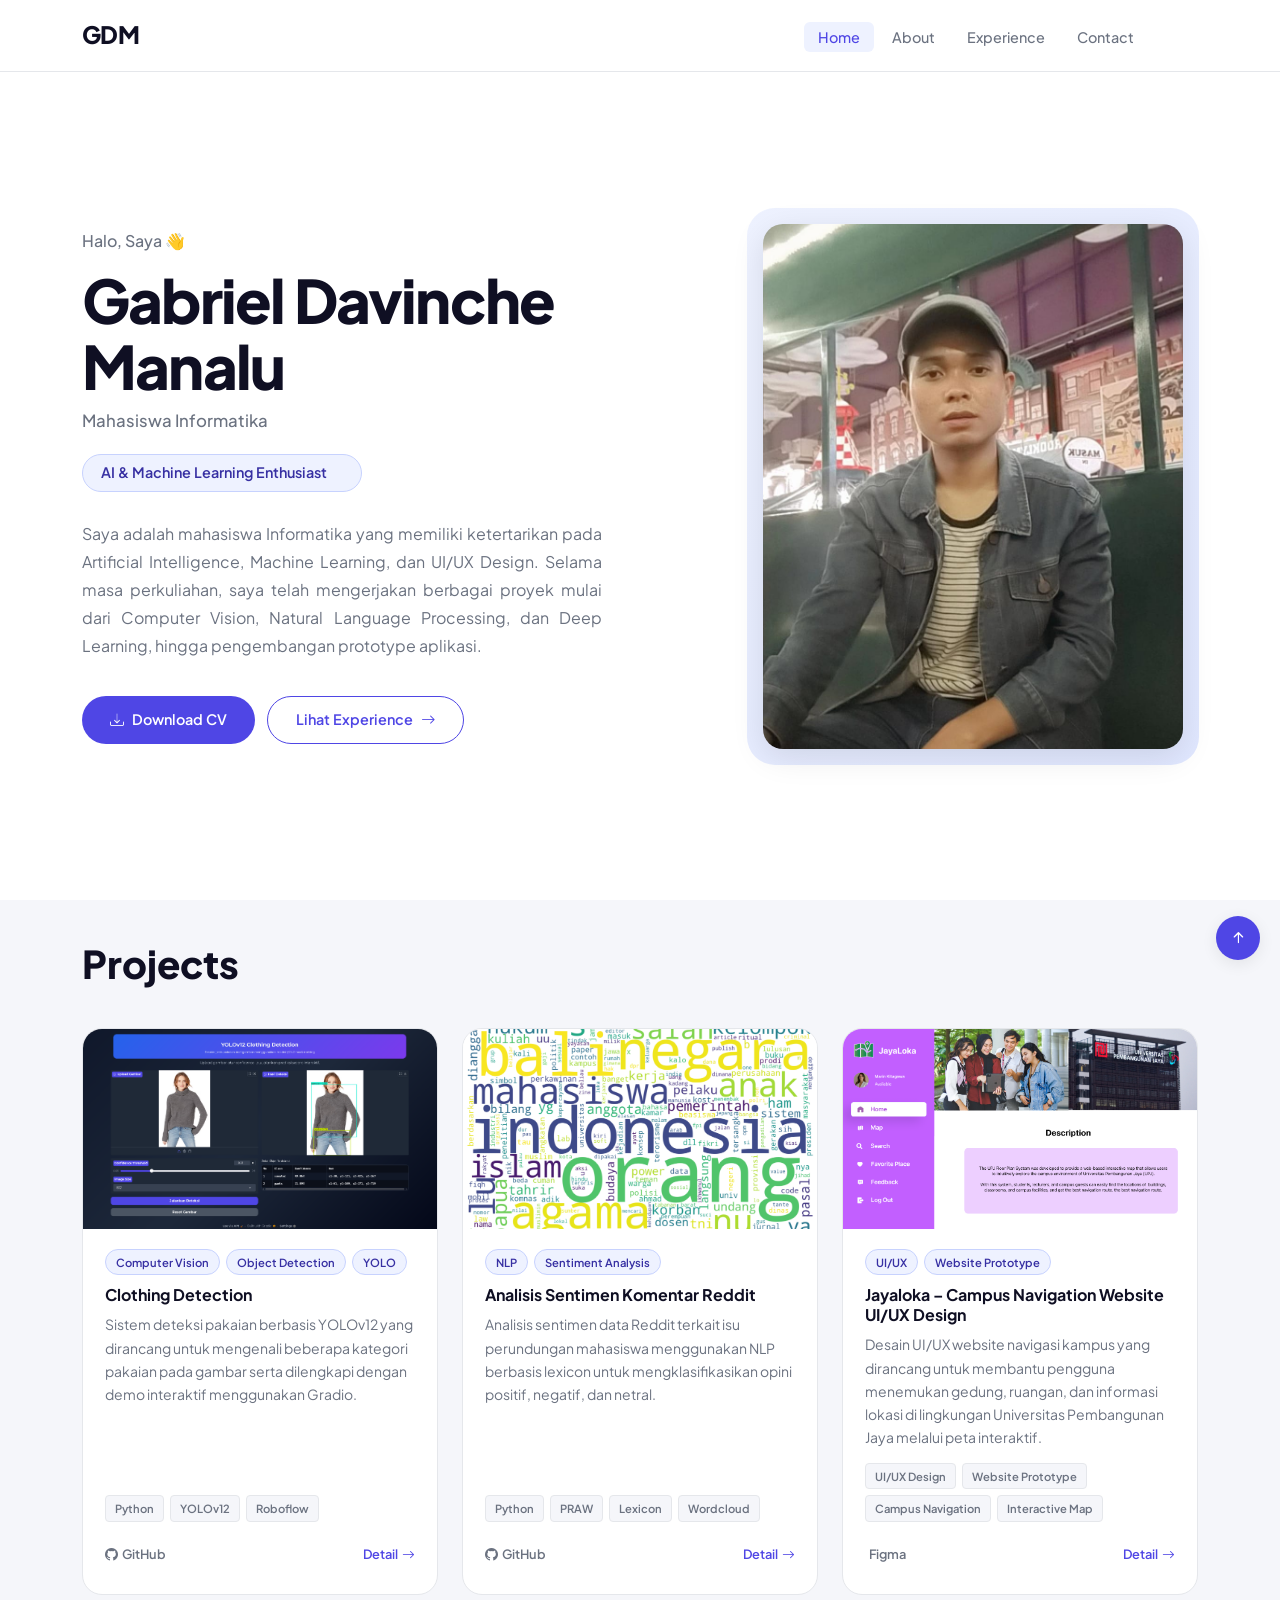
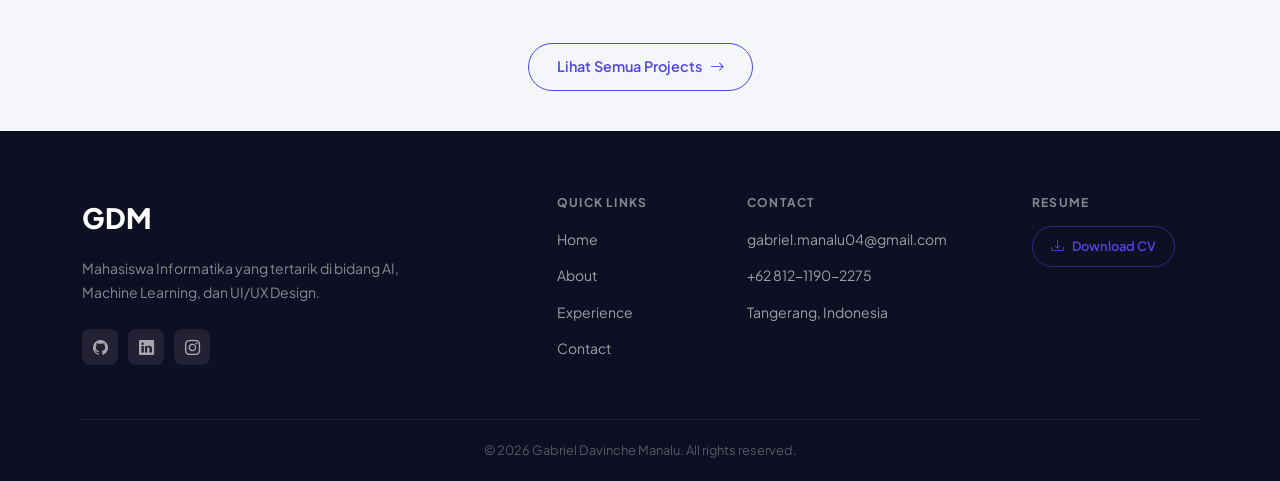
<file: index.html>
<!DOCTYPE html>
<html lang="en">

  <head>
    <meta charset="utf-8">
    <meta name="viewport" content="width=device-width, initial-scale=1.0">
    <title>Portofolio - Gabriel Davinche Manalu</title>
    <meta name="description"
      content="Portfolio Gabriel Davinche Manalu — Mahasiswa Informatika, AI/ML Engineer, dan UI/UX Designer.">
    <meta name="keywords"
      content="Gabriel Davinche Manalu, portfolio, AI engineer, machine learning, informatika">

    <!-- Favicons -->
    <link href="assets/img/favicon.svg" rel="icon">
    <link href="assets/img/apple-touch-icon.svg" rel="apple-touch-icon">

    <!-- Google Fonts: Plus Jakarta Sans -->
    <link href="https://fonts.googleapis.com" rel="preconnect">
    <link href="https://fonts.gstatic.com" rel="preconnect" crossorigin>
    <link
      href="https://fonts.googleapis.com/css2?family=Plus+Jakarta+Sans:ital,wght@0,300;0,400;0,500;0,600;0,700;0,800;1,400&display=swap"
      rel="stylesheet">

    <!-- Bootstrap 5 -->
    <link href="assets/vendor/bootstrap/css/bootstrap.min.css" rel="stylesheet">
    <!-- Bootstrap Icons -->
    <link href="assets/vendor/bootstrap-icons/bootstrap-icons.css"
      rel="stylesheet">
    <!-- AOS -->
    <link href="assets/vendor/aos/aos.css" rel="stylesheet">

    <!-- Main CSS -->
    <link href="assets/css/main.css" rel="stylesheet">
  </head>

  <body class="index-page">

    <!-- ======= Navbar ======= -->
    <header id="header" class="site-header sticky-top">
      <div class="container d-flex align-items-center justify-content-between">

        <!-- Logo / Name -->
        <a href="index.html" class="logo-link">
          <span class="logo-text">GDM</span>
        </a>

        <!-- Desktop Nav -->
        <nav id="navmenu" class="navmenu">
          <ul>
            <li><a href="index.html" class="active">Home</a></li>
            <li><a href="about.html">About</a></li>
            <li><a href="experience.html">Experience</a></li>
            <li><a href="contact.html">Contact</a></li>
          </ul>
          <!-- Mobile toggle -->
          <i class="mobile-nav-toggle d-xl-none bi bi-list"></i>
        </nav>
      </div>
    </header>
    <!-- /Navbar -->

    <main>

      <!-- ======= Hero Section ======= -->
      <section id="hero" class="hero-section">
        <div class="container">
          <div class="row align-items-center min-vh-hero">

            <!-- Left: Text -->
            <div class="col-lg-6 col-md-12 hero-text" data-aos="fade-right"
              data-aos-duration="700">
              <p class="hero-greeting">Halo, Saya 👋</p>
              <h1 class="hero-name">Gabriel Davinche Manalu</h1>
              <p class="hero-title">Mahasiswa Informatika</p>

              <!-- Role rotator -->
              <div class="hero-role-wrapper" aria-live="polite">
                <span class="hero-role" id="heroRole">AI &amp; Machine Learning
                  Enthusiast</span>
              </div>

              <p style="text-align: justify;" class="hero-desc">
                Saya adalah mahasiswa Informatika yang memiliki ketertarikan
                pada Artificial Intelligence, Machine Learning, dan UI/UX
                Design.
                Selama masa perkuliahan, saya telah mengerjakan berbagai proyek
                mulai dari Computer Vision, Natural Language Processing, dan
                Deep Learning,
                hingga pengembangan prototype aplikasi.
              </p>

              <div class="hero-actions">
                <a href="/assets/cv/cv.pdf"
                  download="Gabriel_Davinche_Manalu_CV.pdf"
                  class="btn-primary-custom">
                  <i class="bi bi-download me-2"></i>Download CV
                </a>
                <a href="experience.html" class="btn-outline-custom">
                  Lihat Experience <i class="bi bi-arrow-right ms-2"></i>
                </a>
              </div>
            </div>

            <!-- Right: Photo -->
            <div
              class="col-lg-5 offset-lg-1 col-md-8 offset-md-2 col-10 offset-1 mt-5 mt-lg-0"
              data-aos="fade-left" data-aos-duration="700" data-aos-delay="100">
              <div class="hero-photo-wrapper">
                <div class="hero-photo-bg"></div>
                <img src="assets/img/fotoProfile.jpeg"
                  alt="Gabriel Davinche Manalu" class="hero-photo img-fluid">
              </div>
            </div>

          </div>
        </div>
      </section>
      <!-- /Hero Section -->

      <!-- ======= Featured Projects ======= -->
      <section id="featured-projects"
        class="projects-section section-pad bg-subtle">
        <div class="container">
          <div class="section-header" data-aos="fade-up">
            <h2 class="section-heading">Projects</h2>
          </div>

          <div class="row g-4 mt-1">

            <!-- Project Card 1 -->
            <div class="col-lg-4 col-md-6" data-aos="fade-up"
              data-aos-delay="0">
              <div class="project-card">
                <div class="project-thumb">
                  <img src="assets/img/clothingDetection.png"
                    alt="Clothing Detection">
                </div>
                <div class="project-body">
                  <div class="project-tags">
                    <span class="tag">Computer Vision</span>
                    <span class="tag">Object Detection</span>
                    <span class="tag">YOLO</span>
                  </div>
                  <h3 class="project-title">Clothing Detection</h3>
                  <p class="project-desc">
                    Sistem deteksi pakaian berbasis YOLOv12 yang dirancang untuk
                    mengenali beberapa kategori pakaian pada gambar serta
                    dilengkapi dengan demo interaktif menggunakan Gradio.
                  </p>
                  <div class="project-stack">
                    <span>Python</span><span>YOLOv12</span><span>Roboflow</span>
                  </div>
                  <div class="project-links">
                    <a
                      href="https://github.com/Gabrdvm/clothing-detection-yolov12.git"
                      class="project-link"><i
                        class="bi bi-github me-1"></i>GitHub</a>
                    <a href="experience.html?project=1"
                      class="project-link project-link--detail">Detail <i
                        class="bi bi-arrow-right ms-1"></i></a>
                  </div>
                </div>
              </div>
            </div>

            <!-- Project Card 2 -->
            <div class="col-lg-4 col-md-6" data-aos="fade-up"
              data-aos-delay="100">
              <div class="project-card">
                <div class="project-thumb">
                  <img src="assets/img/sentimenAnalisis.png"
                    alt="Sentiment Analysis">
                </div>
                <div class="project-body">
                  <div class="project-tags">
                    <span class="tag">NLP</span>
                    <span class="tag">Sentiment Analysis</span>
                  </div>
                  <h3 class="project-title"> Analisis Sentimen Komentar
                    Reddit</h3>
                  <p class="project-desc">
                    Analisis sentimen data Reddit terkait isu perundungan
                    mahasiswa menggunakan NLP berbasis lexicon untuk
                    mengklasifikasikan opini positif, negatif, dan netral.
                  </p>
                  <div class="project-stack">
                    <span>Python</span><span>PRAW</span><span>Lexicon</span><span>Wordcloud</span>
                  </div>
                  <div class="project-links">
                    <a
                      href="https://github.com/Gabrdvm/sentiment-analysis-reddit.git"
                      class="project-link"><i
                        class="bi bi-github me-1"></i>GitHub</a>
                    <a href="experience.html?project=2"
                      class="project-link project-link--detail">Detail <i
                        class="bi bi-arrow-right ms-1"></i></a>
                  </div>
                </div>
              </div>
            </div>

            <!-- Project Card 3 -->
            <div class="col-lg-4 col-md-6" data-aos="fade-up"
              data-aos-delay="200">
              <div class="project-card">
                <div class="project-thumb">
                  <img src="assets/img/jayaloka.png" alt="Jayaloka Prototype">
                </div>
                <div class="project-body">
                  <div class="project-tags">
                    <span class="tag">UI/UX</span>
                    <span class="tag">Website Prototype</span>
                  </div>
                  <h3 class="project-title">Jayaloka – Campus Navigation Website
                    UI/UX Design</h3>
                  <p class="project-desc">
                    Desain UI/UX website navigasi kampus yang dirancang untuk
                    membantu pengguna menemukan gedung, ruangan, dan informasi
                    lokasi di lingkungan Universitas Pembangunan Jaya melalui
                    peta interaktif.
                  </p>
                  <div class="project-stack">
                    <span>UI/UX Design</span>
                    <span>Website Prototype</span>
                    <span>Campus Navigation</span>
                    <span>Interactive Map</span>
                  </div>
                  <div class="project-links">
                    <a href="https://www.figma.com/design/2g7IMvDzSSBn9PG29DP2u8/JAYALOKA?node-id=0-1&t=fpWzN4JOfNG69B8I-1" class="project-link"><i
                        class="bi bi-figma me-1"></i>Figma</a>
                    <a href="experience.html?project=6"
                      class="project-link project-link--detail">Detail <i
                        class="bi bi-arrow-right ms-1"></i></a>
                  </div>
                </div>
              </div>
            </div>

          </div>

          <div class="text-center mt-5" data-aos="fade-up">
            <a href="experience.html" class="btn-outline-custom">
              Lihat Semua Projects <i class="bi bi-arrow-right ms-2"></i>
            </a>
          </div>
        </div>
      </section>
      <!-- /Featured Projects -->

    </main>

    <!-- ======= Footer ======= -->
    <footer id="footer" class="site-footer">
      <div class="container">
        <div class="row gy-5">
          <!-- Brand col -->
          <div class="col-lg-4">
            <a href="index.html" class="footer-logo">GDM</a>
            <p class="footer-desc">
              Mahasiswa Informatika yang tertarik di bidang AI, Machine
              Learning, dan UI/UX Design.
            </p>
            <div class="footer-social">
              <a href="https://github.com/Gabrdvm" target="_blank"
                rel="noopener" aria-label="GitHub"><i
                  class="bi bi-github"></i></a>
              <a href="https://www.linkedin.com/in/gabriel-davinche-manalu/"
                target="_blank" rel="noopener" aria-label="LinkedIn"><i
                  class="bi bi-linkedin"></i></a>
              <a href="https://www.instagram.com/gabyour1/" target="_blank"
                rel="noopener" aria-label="Instagram"><i
                  class="bi bi-instagram"></i></a>
            </div>
          </div>

          <!-- Quick Links -->
          <div class="col-6 col-lg-2 offset-lg-1">
            <h6 class="footer-heading">Quick Links</h6>
            <ul class="footer-links">
              <li><a href="index.html">Home</a></li>
              <li><a href="about.html">About</a></li>
              <li><a href="experience.html">Experience</a></li>
              <li><a href="contact.html">Contact</a></li>
            </ul>
          </div>

          <!-- Contact -->
          <div class="col-6 col-lg-3">
            <h6 class="footer-heading">Contact</h6>
            <ul class="footer-links">
              <li><a
                  href="mailto:gabriel.manalu04@gmail.com">gabriel.manalu04@gmail.com</a></li>
              <li><a href="tel:+62812345678">+62 812-1190-2275</a></li>
              <li><span>Tangerang, Indonesia</span></li>
            </ul>
          </div>

          <!-- CV -->
          <div class="col-lg-2">
            <h6 class="footer-heading">Resume</h6>
            <a href="/assets/cv/cv.pdf"
              download="Gabriel_Davinche_Manalu_CV.pdf" class="btn-cv-footer">
              <i class="bi bi-download me-2"></i>Download CV
            </a>
          </div>

        </div>

        <div class="footer-bottom">
          <p>© 2026 Gabriel Davinche Manalu. All rights reserved.</p>
        </div>

      </div>
    </footer>
    <!-- /Footer -->

    <!-- Scroll Top -->
    <a href="#" id="scroll-top" class="scroll-top" aria-label="Scroll to top">
      <i class="bi bi-arrow-up-short"></i>
    </a>

    <!-- Preloader -->
    <div id="preloader"></div>

    <!-- Vendor JS -->
    <script src="assets/vendor/bootstrap/js/bootstrap.bundle.min.js"></script>
    <script src="assets/vendor/aos/aos.js"></script>

    <!-- Main JS -->
    <script src="assets/js/main.js"></script>

  </body>
</html>
</file>
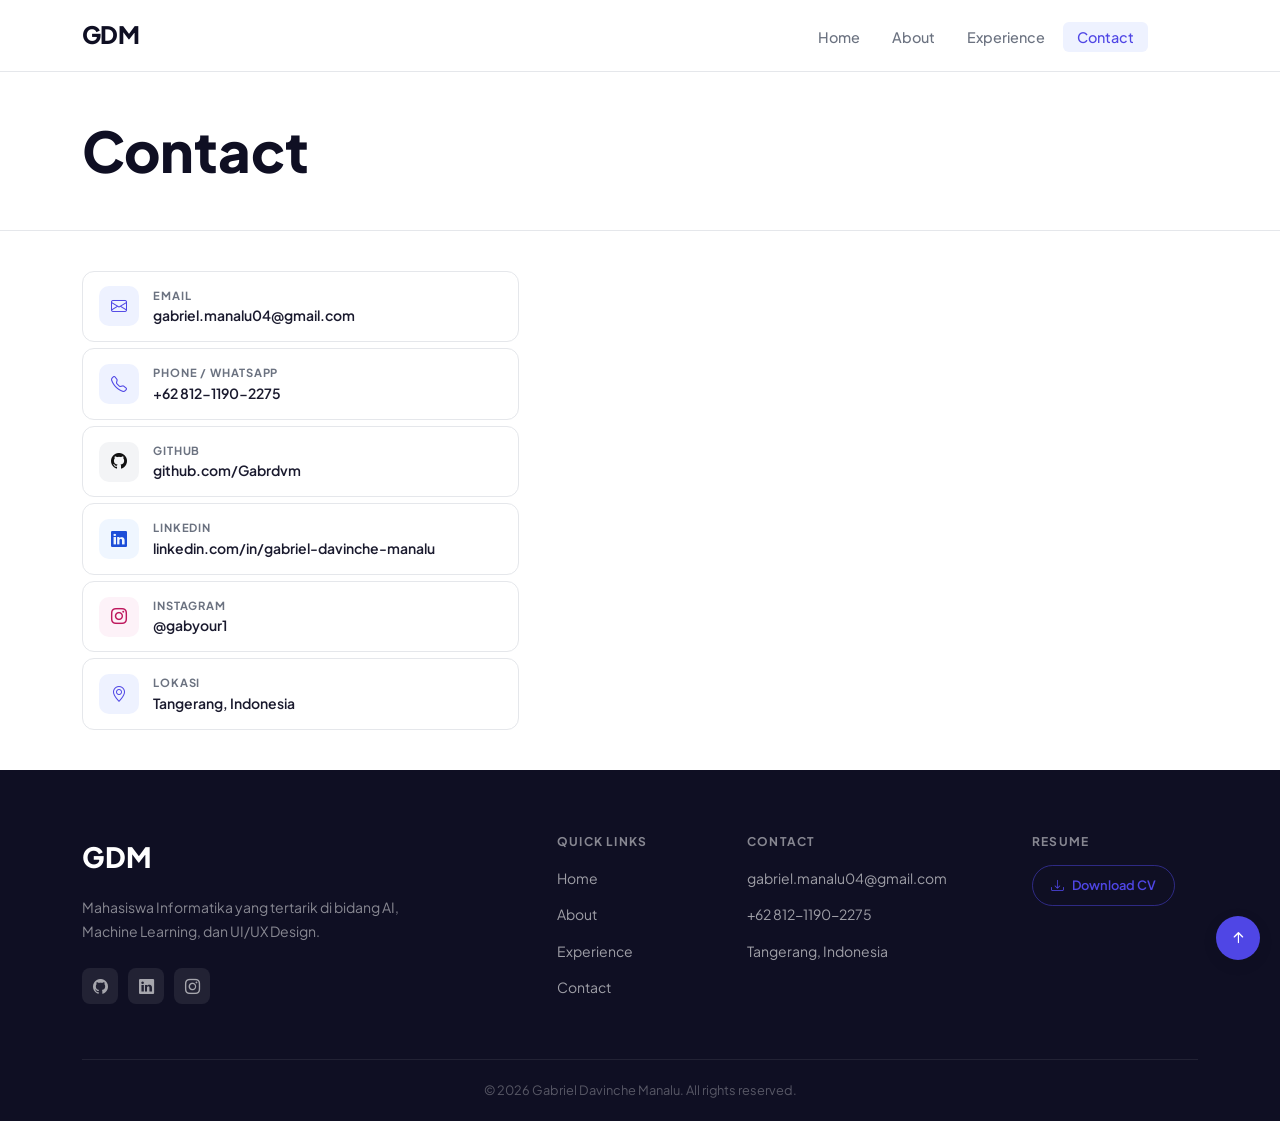
<file: contact.html>
<!DOCTYPE html>
<html lang="en">

  <head>
    <meta charset="utf-8">
    <meta name="viewport" content="width=device-width, initial-scale=1.0">
    <title>Contact — Gabriel Davinche Manalu</title>
    <meta name="description"
      content="Hubungi Gabriel Davinche Manalu — AI Engineer, Software Developer.">

    <!-- Favicons -->
    <link href="assets/img/favicon.svg" rel="icon">
    <link href="assets/img/apple-touch-icon.svg" rel="apple-touch-icon">

    <!-- Google Fonts -->
    <link href="https://fonts.googleapis.com" rel="preconnect">
    <link href="https://fonts.gstatic.com" rel="preconnect" crossorigin>
    <link
      href="https://fonts.googleapis.com/css2?family=Plus+Jakarta+Sans:ital,wght@0,300;0,400;0,500;0,600;0,700;0,800;1,400&display=swap"
      rel="stylesheet">

    <!-- Bootstrap 5 -->
    <link href="assets/vendor/bootstrap/css/bootstrap.min.css" rel="stylesheet">
    <!-- Bootstrap Icons -->
    <link href="assets/vendor/bootstrap-icons/bootstrap-icons.css"
      rel="stylesheet">
    <!-- AOS -->
    <link href="assets/vendor/aos/aos.css" rel="stylesheet">

    <!-- Main CSS -->
    <link href="assets/css/main.css" rel="stylesheet">
  </head>

  <body class="contact-page">

    <!-- ======= Navbar ======= -->
    <header id="header" class="site-header sticky-top">
      <div class="container d-flex align-items-center justify-content-between">
        <a href="index.html" class="logo-link">
          <span class="logo-text">GDM</span>
        </a>
        <nav id="navmenu" class="navmenu">
          <ul>
            <li><a href="index.html">Home</a></li>
            <li><a href="about.html">About</a></li>
            <li><a href="experience.html">Experience</a></li>
            <li><a href="contact.html" class="active">Contact</a></li>
          </ul>
          <i class="mobile-nav-toggle d-xl-none bi bi-list"></i>
        </nav>
      </div>
    </header>
    <!-- /Navbar -->

    <main>

      <!-- ======= Page Header ======= -->
      <section class="page-hero section-pad-sm">
        <div class="container">
          <div class="row">
            <div class="col-12" data-aos="fade-up">
              <h1 class="page-title">Contact</h1>
            </div>
          </div>
        </div>
      </section>

      <!-- ======= Contact Section ======= -->
      <section id="contact" class="contact-section section-pad">
        <div class="container">
          <div class="row g-5">
            <div class="col-lg-5" data-aos="fade-right">
              <!-- Contact items -->
              <div class="contact-items">
                <a href="mailto:gabriel@email.com" class="contact-item">
                  <div class="contact-item-icon">
                    <i class="bi bi-envelope"></i>
                  </div>
                  <div class="contact-item-body">
                    <span class="contact-item-label">Email</span>
                    <span
                      class="contact-item-value">gabriel.manalu04@gmail.com</span>
                  </div>
                  <i class="bi bi-arrow-right contact-item-arrow"></i>
                </a>

                <a href="tel:+6281211902275" class="contact-item">
                  <div class="contact-item-icon">
                    <i class="bi bi-telephone"></i>
                  </div>
                  <div class="contact-item-body">
                    <span class="contact-item-label">Phone / WhatsApp</span>
                    <span class="contact-item-value">+62 812-1190-2275</span>
                  </div>
                  <i class="bi bi-arrow-right contact-item-arrow"></i>
                </a>

                <a href="https://github.com/Gabrdvm" target="_blank"
                  rel="noopener" class="contact-item">
                  <div class="contact-item-icon contact-item-icon--github">
                    <i class="bi bi-github"></i>
                  </div>
                  <div class="contact-item-body">
                    <span class="contact-item-label">GitHub</span>
                    <span class="contact-item-value">github.com/Gabrdvm</span>
                  </div>
                  <i class="bi bi-arrow-right contact-item-arrow"></i>
                </a>

                <a href="https://www.linkedin.com/in/gabriel-davinche-manalu/"
                  target="_blank" rel="noopener" class="contact-item">
                  <div class="contact-item-icon contact-item-icon--linkedin">
                    <i class="bi bi-linkedin"></i>
                  </div>
                  <div class="contact-item-body">
                    <span class="contact-item-label">LinkedIn</span>
                    <span
                      class="contact-item-value">linkedin.com/in/gabriel-davinche-manalu</span>
                  </div>
                  <i class="bi bi-arrow-right contact-item-arrow"></i>
                </a>

                <a href="https://www.instagram.com/gabyour1/" target="_blank"
                  rel="noopener" class="contact-item">
                  <div class="contact-item-icon contact-item-icon--instagram">
                    <i class="bi bi-instagram"></i>
                  </div>
                  <div class="contact-item-body">
                    <span class="contact-item-label">Instagram</span>
                    <span class="contact-item-value">@gabyour1</span>
                  </div>
                  <i class="bi bi-arrow-right contact-item-arrow"></i>
                </a>

                <div class="contact-item contact-item--plain">
                  <div class="contact-item-icon">
                    <i class="bi bi-geo-alt"></i>
                  </div>
                  <div class="contact-item-body">
                    <span class="contact-item-label">Lokasi</span>
                    <span class="contact-item-value">Tangerang, Indonesia</span>
                  </div>
                </div>
              </div>
            </div>
          </div>
        </div>
      </section>
      <!-- /Contact -->

    </main>

    <!-- ======= Footer ======= -->
    <footer id="footer" class="site-footer">
      <div class="container">
        <div class="row gy-5">
          <!-- Brand col -->
          <div class="col-lg-4">
            <a href="index.html" class="footer-logo">GDM</a>
            <p class="footer-desc">
              Mahasiswa Informatika yang tertarik di bidang AI, Machine
              Learning, dan UI/UX Design.
            </p>
            <div class="footer-social">
              <a href="https://github.com/Gabrdvm" target="_blank"
                rel="noopener" aria-label="GitHub"><i
                  class="bi bi-github"></i></a>
              <a href="https://www.linkedin.com/in/gabriel-davinche-manalu/"
                target="_blank" rel="noopener" aria-label="LinkedIn"><i
                  class="bi bi-linkedin"></i></a>
              <a href="https://www.instagram.com/gabyour1/" target="_blank"
                rel="noopener" aria-label="Instagram"><i
                  class="bi bi-instagram"></i></a>
            </div>
          </div>

          <!-- Quick Links -->
          <div class="col-6 col-lg-2 offset-lg-1">
            <h6 class="footer-heading">Quick Links</h6>
            <ul class="footer-links">
              <li><a href="index.html">Home</a></li>
              <li><a href="about.html">About</a></li>
              <li><a href="experience.html">Experience</a></li>
              <li><a href="contact.html">Contact</a></li>
            </ul>
          </div>

          <!-- Contact -->
          <div class="col-6 col-lg-3">
            <h6 class="footer-heading">Contact</h6>
            <ul class="footer-links">
              <li><a
                  href="mailto:gabriel.manalu04@gmail.com">gabriel.manalu04@gmail.com</a></li>
              <li><a href="tel:+62812345678">+62 812-1190-2275</a></li>
              <li><span>Tangerang, Indonesia</span></li>
            </ul>
          </div>

          <!-- CV -->
          <div class="col-lg-2">
            <h6 class="footer-heading">Resume</h6>
            <a href="/assets/cv/cv.pdf"
              download="Gabriel_Davinche_Manalu_CV.pdf" class="btn-cv-footer">
              <i class="bi bi-download me-2"></i>Download CV
            </a>
          </div>

        </div>

        <div class="footer-bottom">
          <p>© 2026 Gabriel Davinche Manalu. All rights reserved.</p>
        </div>

      </div>
    </footer>
    <!-- /Footer -->

    <!-- Scroll Top -->
    <a href="#" id="scroll-top" class="scroll-top" aria-label="Scroll to top">
      <i class="bi bi-arrow-up-short"></i>
    </a>

    <!-- Preloader -->
    <div id="preloader"></div>

    <!-- Vendor JS -->
    <script src="assets/vendor/bootstrap/js/bootstrap.bundle.min.js"></script>
    <script src="assets/vendor/aos/aos.js"></script>

    <!-- Main JS -->
    <script src="assets/js/main.js"></script>

  </body>
</html>
</file>
<file: assets/css/main.css>
/* ============================================================
   1. DESIGN TOKENS
   ============================================================ */
:root {
  /* Colors */
  --color-bg:          #ffffff;
  --color-bg-subtle:   #f5f6fa;
  --color-surface:     #ffffff;
  --color-border:      #e5e7eb;
  --color-text:        #1a1a2e;          /* near-black with slight blue warmth */
  --color-text-muted:  #6b7280;
  --color-heading:     #0f0f23;
  --color-accent:      #4f46e5;          /* indigo-600 */
  --color-accent-dark: #3730a3;          /* indigo-700 */
  --color-accent-light:#eef2ff;          /* indigo-50 */
  --color-accent-mid:  #c7d2fe;          /* indigo-200 */

  /* Project thumb accent colors */
  --color-cv:    #6366f1;   /* indigo */
  --color-nlp:   #8b5cf6;   /* violet */
  --color-dl:    #3b82f6;   /* blue */
  --color-web:   #0ea5e9;   /* sky */
  --color-mobile:#06b6d4;   /* cyan */
  --color-uiux:  #ec4899;   /* pink */

  /* Typography */
  --font-base: 'Plus Jakarta Sans', system-ui, -apple-system, sans-serif;

  /* Spacing */
  --section-pad:    40px;
  --section-pad-sm: 48px;
  --section-pad-xs: 20px;

  /* Radius */
  --radius-sm:  8px;
  --radius-md:  12px;
  --radius-lg:  20px;
  --radius-xl:  28px;

  /* Shadow */
  --shadow-sm:  0 1px 3px rgba(0,0,0,.06), 0 1px 2px rgba(0,0,0,.04);
  --shadow-md:  0 4px 16px rgba(0,0,0,.08);
  --shadow-lg:  0 8px 32px rgba(0,0,0,.10);

  /* Transition */
  --t-base: 0.2s ease;
  --t-slow: 0.4s ease;
}

/* ============================================================
   2. RESET & BASE
   ============================================================ */
*, *::before, *::after {
  box-sizing: border-box;
}

html { scroll-behavior: smooth; }

body {
  font-family: var(--font-base);
  font-size: 16px;
  line-height: 1.65;
  color: var(--color-text);
  background-color: var(--color-bg);
  -webkit-font-smoothing: antialiased;
  -moz-osx-font-smoothing: grayscale;
}

h1, h2, h3, h4, h5, h6 {
  font-family: var(--font-base);
  color: var(--color-heading);
  font-weight: 700;
  line-height: 1.25;
  margin-bottom: 0;
}

a {
  color: var(--color-accent);
  text-decoration: none;
  transition: color var(--t-base);
}
a:hover { color: var(--color-accent-dark); }

img { max-width: 100%; display: block; }

ul { margin: 0; padding: 0; list-style: none; }

/* ============================================================
   3. LAYOUT HELPERS
   ============================================================ */
.section-pad    { padding-top: var(--section-pad);    padding-bottom: var(--section-pad); }
.section-pad-sm { padding-top: var(--section-pad-sm); padding-bottom: var(--section-pad-sm); }
.section-pad-xs { padding-top: var(--section-pad-xs); padding-bottom: var(--section-pad-xs); }
.bg-subtle      { background-color: var(--color-bg-subtle); }

.min-vh-hero {
  min-height: calc(100vh - 72px);
  padding-top: 60px;
  padding-bottom: 60px;
}

/* ============================================================
   4. TYPOGRAPHY COMPONENTS
   ============================================================ */

.section-heading {
  font-size: clamp(1.75rem, 3vw, 2.5rem);
  font-weight: 800;
  color: var(--color-heading);
  margin-bottom: 16px;
}

.section-heading-sm {
  font-size: clamp(1.4rem, 2.5vw, 1.875rem);
  font-weight: 700;
  color: var(--color-heading);
  margin-bottom: 16px;
}

.section-subtext {
  font-size: 1.05rem;
  color: var(--color-text-muted);
  max-width: 640px;
  margin: 0 auto;
  line-height: 1.75;
}

.section-header {
  margin-bottom: 16px;
}

.page-title {
  font-size: clamp(2.25rem, 5vw, 3.5rem);
  font-weight: 800;
  color: var(--color-heading);
  line-height: 1.1;
}

/* ============================================================
   5. NAVBAR
   ============================================================ */
.site-header {
  background: rgba(255,255,255,0.95);
  backdrop-filter: saturate(180%) blur(12px);
  -webkit-backdrop-filter: saturate(180%) blur(12px);
  border-bottom: 1px solid var(--color-border);
  padding: 0;
  height: 72px;
  z-index: 100;
  transition: box-shadow var(--t-base);
}

.site-header.scrolled {
  box-shadow: var(--shadow-md);
}

/* Logo */
.logo-link {
  text-decoration: none;
  padding-top: 15px;
}

.logo-text {
  font-size: 1.5rem;
  font-weight: 800;
  color: var(--color-heading);
  letter-spacing: -0.03em;
}

.logo-dot {
  color: var(--color-accent);
}

/* Desktop nav */
.navmenu ul {
  display: flex;
  gap: 4px;
  align-items: center;
  padding-right: 50px;
  padding-top: 20px;
}

.navmenu a {
  font-size: 0.9rem;
  font-weight: 500;
  color: var(--color-text-muted);
  padding: 6px 14px;
  border-radius: 6px;
  transition: all var(--t-base);
  position: relative;
}

.navmenu a:hover,
.navmenu a.active {
  color: var(--color-accent);
  background-color: var(--color-accent-light);
}

/* Download CV button in navbar */
.btn-cv {
  display: inline-flex;
  align-items: center;
  font-size: 0.875rem;
  font-weight: 600;
  color: var(--color-accent);
  border: 1.5px solid var(--color-accent);
  padding: 8px 20px;
  border-radius: 50px;
  transition: all var(--t-base);
  white-space: nowrap;
}

.btn-cv:hover {
  background-color: var(--color-accent);
  color: #fff;
}

/* Mobile nav toggle */
.mobile-nav-toggle {
  font-size: 1.6rem;
  color: var(--color-heading);
  cursor: pointer;
  display: none;
  background: none;
  border: none;
  padding: 4px;
  margin-left: 12px;
  line-height: 1;
}

/* Mobile styles */
@media (max-width: 1199px) {
  .mobile-nav-toggle { display: block; }

  .navmenu ul {
    display: none;
    flex-direction: column;
    position: fixed;
    top: 72px;
    left: 0;
    right: 0;
    background: var(--color-surface);
    border-bottom: 1px solid var(--color-border);
    padding: 16px;
    gap: 4px;
    box-shadow: var(--shadow-lg);
    z-index: 999;
  }

  .navmenu ul.mobile-open { display: flex; }

  .navmenu a {
    padding: 10px 16px;
    font-size: 1rem;
  }
}

/* ============================================================
   6. BUTTONS
   ============================================================ */
.btn-primary-custom {
  display: inline-flex;
  align-items: center;
  justify-content: center;
  font-size: 0.9rem;
  font-weight: 600;
  color: #fff;
  background-color: var(--color-accent);
  border: none;
  padding: 12px 28px;
  border-radius: 50px;
  cursor: pointer;
  transition: all var(--t-base);
  text-decoration: none;
  white-space: nowrap;
}

.btn-primary-custom:hover {
  background-color: var(--color-accent-dark);
  color: #fff;
  transform: translateY(-1px);
  box-shadow: 0 6px 20px rgba(79,70,229,.35);
}

.btn-primary-custom.btn-full { width: 100%; }

.btn-outline-custom {
  display: inline-flex;
  align-items: center;
  justify-content: center;
  font-size: 0.9rem;
  font-weight: 600;
  color: var(--color-accent);
  background: transparent;
  border: 1.5px solid var(--color-accent);
  padding: 11px 28px;
  border-radius: 50px;
  cursor: pointer;
  transition: all var(--t-base);
  text-decoration: none;
  white-space: nowrap;
}

.btn-outline-custom:hover {
  background-color: var(--color-accent);
  color: #fff;
  transform: translateY(-1px);
}

.btn-secondary-custom {
  display: inline-flex;
  align-items: center;
  font-size: 0.875rem;
  font-weight: 600;
  color: var(--color-text-muted);
  background: var(--color-bg-subtle);
  border: none;
  padding: 10px 24px;
  border-radius: 50px;
  cursor: pointer;
  transition: all var(--t-base);
}

.btn-secondary-custom:hover {
  background: var(--color-border);
  color: var(--color-text);
}

/* ============================================================
   7. PRELOADER
   ============================================================ */
#preloader {
  position: fixed;
  inset: 0;
  z-index: 99999;
  background: var(--color-bg);
  display: flex;
  align-items: center;
  justify-content: center;
  transition: opacity 0.4s ease;
}

#preloader::before {
  content: '';
  width: 36px;
  height: 36px;
  border: 3px solid var(--color-border);
  border-top-color: var(--color-accent);
  border-radius: 50%;
  animation: spin 0.7s linear infinite;
}

@keyframes spin {
  to { transform: rotate(360deg); }
}

/* ============================================================
   8. SCROLL TOP
   ============================================================ */
.scroll-top {
  position: fixed;
  right: 20px;
  bottom: -60px;
  width: 44px;
  height: 44px;
  background: var(--color-accent);
  color: #fff;
  border-radius: 50%;
  display: flex;
  align-items: center;
  justify-content: center;
  font-size: 1.4rem;
  box-shadow: var(--shadow-md);
  transition: all var(--t-slow);
  z-index: 999;
}

.scroll-top.active {
  bottom: 20px;
}

.scroll-top:hover {
  background: var(--color-accent-dark);
  color: #fff;
  transform: translateY(-2px);
}

/* ============================================================
   9. HERO SECTION
   ============================================================ */
.hero-section {
  background: var(--color-bg);
  overflow: hidden;
}

.hero-greeting {
  font-size: 1rem;
  font-weight: 500;
  color: var(--color-text-muted);
  margin-bottom: 12px;
}

.hero-name {
  font-size: clamp(2.25rem, 5vw, 3.75rem);
  font-weight: 800;
  color: var(--color-heading);
  line-height: 1.1;
  letter-spacing: -0.03em;
  margin-bottom: 8px;
}

.hero-name-accent {
  color: var(--color-accent);
}

.hero-title {
  font-size: 1.05rem;
  font-weight: 500;
  color: var(--color-text-muted);
  margin-bottom: 20px;
}

/* Role rotator */
.hero-role-wrapper {
  display: inline-flex;
  align-items: center;
  background: var(--color-accent-light);
  border: 1px solid var(--color-accent-mid);
  border-radius: 50px;
  padding: 6px 18px;
  margin-bottom: 28px;
  min-width: 280px;
}

.hero-role {
  font-size: 0.9rem;
  font-weight: 600;
  color: var(--color-accent-dark);
  transition: opacity 0.4s ease;
}

.hero-role.fade-out { opacity: 0; }
.hero-role.fade-in  { opacity: 1; }

.hero-desc {
  font-size: 1rem;
  color: var(--color-text-muted);
  line-height: 1.75;
  max-width: 520px;
  margin-bottom: 36px;
}

.hero-actions {
  display: flex;
  flex-wrap: wrap;
  gap: 12px;
}

/* Hero photo */
.hero-photo-wrapper {
  position: relative;
  max-width: 420px;
  margin: 0 auto;
}

.hero-photo-bg {
  position: absolute;
  inset: -16px;
  border-radius: var(--radius-xl);
  background: linear-gradient(135deg, var(--color-accent-light) 0%, #e0e7ff 100%);
  z-index: 0;
}

.hero-photo {
  position: relative;
  z-index: 1;
  border-radius: var(--radius-lg);
  width: 100%;
  aspect-ratio: 4/5;
  object-fit: cover;
  box-shadow: var(--shadow-lg);
}

/* Status badge */
.hero-badge {
  position: absolute;
  bottom: -16px;
  left: 20px;
  z-index: 2;
  display: flex;
  align-items: center;
  gap: 8px;
  background: var(--color-surface);
  border: 1px solid var(--color-border);
  border-radius: 50px;
  padding: 8px 16px;
  font-size: 0.8rem;
  font-weight: 600;
  color: var(--color-text);
  box-shadow: var(--shadow-md);
}

.badge-dot {
  width: 8px;
  height: 8px;
  border-radius: 50%;
  background: #22c55e;
  animation: pulse-dot 2s infinite;
  flex-shrink: 0;
}

@keyframes pulse-dot {
  0%, 100% { opacity: 1; transform: scale(1); }
  50%       { opacity: .6; transform: scale(1.3); }
}

/* ============================================================
   10. ABOUT BRIEF SECTION (Home)
   ============================================================ */
.brief-stat {
  display: flex;
  flex-direction: column;
  align-items: center;
  text-align: center;
  padding: 28px 16px;
  background: var(--color-surface);
  border: 1px solid var(--color-border);
  border-radius: var(--radius-md);
  transition: box-shadow var(--t-base);
}

.brief-stat:hover {
  box-shadow: var(--shadow-md);
}

.stat-number {
  font-size: 2rem;
  font-weight: 800;
  color: var(--color-accent);
  line-height: 1;
  margin-bottom: 6px;
}

.stat-label {
  font-size: 0.8rem;
  font-weight: 600;
  color: var(--color-text-muted);
  letter-spacing: 0.06em;
  text-transform: uppercase;
}

/* ============================================================
   11. PROJECT CARDS
   ============================================================ */
.project-card {
  background: var(--color-surface);
  border: 1px solid var(--color-border);
  border-radius: var(--radius-lg);
  overflow: hidden;
  transition: box-shadow var(--t-base), transform var(--t-base);
  height: 100%;
  display: flex;
  flex-direction: column;
}

.project-card:hover {
  box-shadow: var(--shadow-lg);
  transform: translateY(-3px);
}

/* Thumb */
.project-thumb {
  width: 100%;
  overflow: hidden;
  height: 200px;
  display: flex;
  align-items: center;
  justify-content: center;
  position: relative;
  flex-shrink: 0;
}
.project-thumb img {
  width: 100%;
  height: 100%;
  display: block;
  object-fit: cover;   
  object-position: center;
  z-index: 1;
  transition: transform 0.35s ease;
}
.project-card:hover .project-thumb img {
  transform: scale(1.04);
}

.project-thumb--cv     { background: linear-gradient(135deg, #eef2ff, #c7d2fe); }
.project-thumb--nlp    { background: linear-gradient(135deg, #f5f3ff, #ddd6fe); }
.project-thumb--dl     { background: linear-gradient(135deg, #eff6ff, #bfdbfe); }
.project-thumb--web    { background: linear-gradient(135deg, #f0f9ff, #bae6fd); }
.project-thumb--mobile { background: linear-gradient(135deg, #ecfeff, #a5f3fc); }
.project-thumb--uiux   { background: linear-gradient(135deg, #fdf2f8, #fbcfe8); }

.project-thumb-icon {
  opacity: 1;
  width: 100%;
  overflow: hidden;
  height: 200px;
  display: flex;
  align-items: center;
  justify-content: center;
}

.project-thumb-icon i {
  color: var(--color-heading);
}

.project-category-badge {
  position: absolute;
  top: 12px;
  left: 12px;
  font-size: 0.7rem;
  font-weight: 700;
  letter-spacing: 0.08em;
  text-transform: uppercase;
  background: rgba(255,255,255,0.85);
  backdrop-filter: blur(4px);
  color: var(--color-text);
  padding: 4px 10px;
  z-index: 3;
  border-radius: 50px;
}

/* Body */
.project-body {
  padding: 20px 22px 22px;
  display: flex;
  flex-direction: column;
  flex: 1;
}

.project-tags {
  display: flex;
  flex-wrap: wrap;
  gap: 6px;
  margin-bottom: 10px;
}

.tag {
  font-size: 0.7rem;
  font-weight: 600;
  color: var(--color-accent-dark);
  background: var(--color-accent-light);
  border: 1px solid var(--color-accent-mid);
  padding: 3px 10px;
  border-radius: 50px;
}

.project-title {
  font-size: 1rem;
  font-weight: 700;
  color: var(--color-heading);
  margin-bottom: 8px;
}

.project-desc {
  font-size: 0.875rem;
  color: var(--color-text-muted);
  line-height: 1.65;
  margin-bottom: 14px;
  flex: 1;
}

.project-stack {
  display: flex;
  flex-wrap: wrap;
  gap: 6px;
  margin-bottom: 16px;
}

.project-stack span {
  font-size: 0.7rem;
  font-weight: 600;
  color: var(--color-text-muted);
  background: var(--color-bg-subtle);
  border: 1px solid var(--color-border);
  padding: 3px 9px;
  border-radius: 4px;
}

.project-links {
  display: flex;
  gap: 12px;
  margin-top: auto;
}

.project-link {
  display: inline-flex;
  align-items: center;
  font-size: 0.8rem;
  font-weight: 600;
  color: var(--color-text-muted);
  padding: 6px 0;
  border-bottom: 1.5px solid transparent;
  transition: all var(--t-base);
}

.project-link:hover {
  color: var(--color-accent);
  border-bottom-color: var(--color-accent);
}

.project-link--detail {
  color: var(--color-accent);
  margin-left: auto;
}

/* Full-card (experience page) has actual image space */
.project-card--full .project-thumb {
  height: 180px;
}

/* ============================================================
   12. CTA SECTION
   ============================================================ */
.cta-card {
  background: linear-gradient(135deg, #1e1b4b 0%, #312e81 100%);
  border-radius: var(--radius-xl);
  padding: 52px 48px;
}

.cta-eyebrow {
  font-size: 0.75rem;
  font-weight: 600;
  letter-spacing: 0.14em;
  text-transform: uppercase;
  color: var(--color-accent-mid);
  margin-bottom: 10px;
}

.cta-heading {
  font-size: clamp(1.5rem, 3vw, 2.25rem);
  font-weight: 800;
  color: #fff;
  margin-bottom: 12px;
}

.cta-text {
  color: rgba(255,255,255,0.65);
  font-size: 0.95rem;
  line-height: 1.75;
  margin-bottom: 0;
}

@media (max-width: 768px) {
  .cta-card { padding: 36px 24px; }
}

/* ============================================================
   13. FOOTER
   ============================================================ */
.site-footer {
  background: var(--color-heading);
  color: rgba(255,255,255,0.65);
  padding-top: 64px;
  padding-bottom: 0;
}

.footer-logo {
  font-size: 1.75rem;
  font-weight: 800;
  color: #fff;
  text-decoration: none;
  display: inline-block;
  margin-bottom: 16px;
}

.footer-logo span {
  color: var(--color-accent);
}

.footer-desc {
  font-size: 0.875rem;
  color: rgba(255,255,255,0.5);
  line-height: 1.7;
  margin-bottom: 24px;
}

.footer-social {
  display: flex;
  gap: 10px;
}

.footer-social a {
  width: 36px;
  height: 36px;
  border-radius: 8px;
  background: rgba(255,255,255,0.08);
  color: rgba(255,255,255,0.6);
  display: flex;
  align-items: center;
  justify-content: center;
  font-size: 0.95rem;
  transition: all var(--t-base);
}

.footer-social a:hover {
  background: var(--color-accent);
  color: #fff;
  transform: translateY(-2px);
}

.footer-heading {
  font-size: 0.75rem;
  font-weight: 700;
  letter-spacing: 0.1em;
  text-transform: uppercase;
  color: rgba(255,255,255,0.5);
  margin-bottom: 16px;
}

.footer-links li {
  margin-bottom: 10px;
}

.footer-links a,
.footer-links span {
  font-size: 0.875rem;
  color: rgba(255,255,255,0.6);
  text-decoration: none;
  transition: color var(--t-base);
}

.footer-links a:hover {
  color: #fff;
}

.btn-cv-footer {
  display: inline-flex;
  align-items: center;
  font-size: 0.8rem;
  font-weight: 600;
  color: var(--color-accent);
  border: 1.5px solid rgba(79,70,229,0.5);
  padding: 9px 18px;
  border-radius: 50px;
  transition: all var(--t-base);
  text-decoration: none;
}

.btn-cv-footer:hover {
  background: var(--color-accent);
  border-color: var(--color-accent);
  color: #fff;
}

.footer-bottom {
  margin-top: 48px;
  padding: 20px 0;
  border-top: 1px solid rgba(255,255,255,0.08);
  text-align: center;
}

.footer-bottom p {
  font-size: 0.8rem;
  color: rgba(255,255,255,0.3);
  margin: 0;
}

/* ============================================================
   14. PAGE HERO (inner pages)
   ============================================================ */
.page-hero {
  border-bottom: 1px solid var(--color-border);
}

/* ============================================================
   15. ABOUT PAGE
   ============================================================ */
.about-photo-wrap {
  position: relative;
  max-width: 380px;
}

.about-photo {
  border-radius: var(--radius-lg);
  width: 100%;
  aspect-ratio: 4/5;
  object-fit: cover;
  box-shadow: var(--shadow-lg);
  position: relative;
  z-index: 1;
}

.about-photo-decor {
  position: absolute;
  bottom: -20px;
  right: -20px;
  width: 80%;
  height: 80%;
  border: 3px solid var(--color-accent-mid);
  border-radius: var(--radius-lg);
  z-index: 0;
}

.about-bio-text {
  color: var(--color-text-muted);
  font-size: 0.975rem;
  line-height: 1.8;
  margin-bottom: 16px;
  text-align: justify;
}

.about-info-grid {
  display: grid;
  grid-template-columns: 1fr 1fr;
  gap: 16px;
  margin-top: 24px;
  padding-top: 24px;
  border-top: 1px solid var(--color-border);
}

.info-item {
  display: flex;
  flex-direction: column;
}

.info-label {
  font-size: 0.725rem;
  font-weight: 700;
  letter-spacing: 0.08em;
  text-transform: uppercase;
  color: var(--color-text-muted);
  margin-bottom: 4px;
}

.info-value {
  font-size: 0.9rem;
  font-weight: 600;
  color: var(--color-text);
}

.info-value a {
  color: var(--color-accent);
}

.info-status {
  display: flex;
  align-items: center;
  gap: 6px;
}

.status-dot {
  width: 7px;
  height: 7px;
  border-radius: 50%;
  background: #22c55e;
  animation: pulse-dot 2s infinite;
  flex-shrink: 0;
}

/* Info Cards (about page) */
.info-card {
  background: var(--color-surface);
  border: 1px solid var(--color-border);
  border-radius: var(--radius-lg);
  padding: 28px;
  height: 100%;
  transition: box-shadow var(--t-base);
}

.info-card:hover {
  box-shadow: var(--shadow-md);
}

.info-card--accent {
  background: linear-gradient(135deg, #1e1b4b, #312e81);
  border-color: transparent;
}

.info-card--accent .info-card-icon,
.info-card--accent .info-card-title {
  color: #fff;
}

.info-card-icon {
  font-size: 1.5rem;
  color: var(--color-accent);
  margin-bottom: 16px;
}

.info-card-title {
  font-size: 0.875rem;
  font-weight: 700;
  letter-spacing: 0.08em;
  text-transform: uppercase;
  color: var(--color-text-muted);
  margin-bottom: 20px;
}

/* Education */
.edu-item {
  padding-bottom: 16px;
  margin-bottom: 16px;
  border-bottom: 1px solid var(--color-border);
}
.edu-item:last-child {
  border-bottom: none;
  margin-bottom: 0;
  padding-bottom: 0;
}

.edu-degree {
  font-size: 0.9rem;
  font-weight: 700;
  color: var(--color-heading);
  margin-bottom: 2px;
}

.edu-school {
  font-size: 0.875rem;
  color: var(--color-text-muted);
  margin-bottom: 2px;
}

.edu-year {
  font-size: 0.775rem;
  font-weight: 600;
  color: var(--color-accent);
}

/* Interest tags */
.interest-tags {
  display: flex;
  flex-wrap: wrap;
  gap: 8px;
}

.interest-tag {
  display: inline-flex;
  align-items: center;
  font-size: 0.8rem;
  font-weight: 500;
  color: var(--color-text);
  background: var(--color-bg-subtle);
  border: 1px solid var(--color-border);
  padding: 5px 12px;
  border-radius: 8px;
}

/* Career list */
.career-list {
  list-style: none;
  padding: 0;
  margin: 0;
}

.career-list li {
  font-size: 0.875rem;
  color: rgba(255,255,255,0.75);
  padding-left: 20px;
  position: relative;
  margin-bottom: 12px;
  line-height: 1.6;
}

.career-list li::before {
  content: '→';
  position: absolute;
  left: 0;
  color: var(--color-accent-mid);
  font-weight: 700;
}

/* Stack Cards */
.stack-card {
  background: var(--color-surface);
  border: 1px solid var(--color-border);
  border-radius: var(--radius-lg);
  padding: 24px;
  height: 100%;
  transition: box-shadow var(--t-base);
}

.stack-card:hover {
  box-shadow: var(--shadow-md);
}

.stack-card-header {
  display: flex;
  align-items: center;
  gap: 10px;
  margin-bottom: 16px;
  padding-bottom: 16px;
  border-bottom: 1px solid var(--color-border);
}

.stack-card-header i {
  font-size: 1.1rem;
  color: var(--color-accent);
}

.stack-card-header h4 {
  font-size: 0.875rem;
  font-weight: 700;
  color: var(--color-heading);
  margin: 0;
}

.stack-list {
  list-style: none;
  padding: 0;
  margin: 0;
}

.stack-list li {
  font-size: 0.875rem;
  color: var(--color-text-muted);
  padding: 5px 0;
  border-bottom: 1px solid var(--color-border);
  display: flex;
  align-items: center;
  gap: 8px;
}

.stack-list li:last-child { border-bottom: none; }

.stack-list li::before {
  content: '';
  width: 5px;
  height: 5px;
  border-radius: 50%;
  background: var(--color-accent);
  flex-shrink: 0;
}

/* Skill bars */
.skill-item {
  margin-bottom: 24px;
}

.skill-meta {
  display: flex;
  justify-content: space-between;
  margin-bottom: 8px;
}

.skill-name {
  font-size: 0.875rem;
  font-weight: 600;
  color: var(--color-heading);
}

.skill-val {
  font-size: 0.8rem;
  font-weight: 700;
  color: var(--color-accent);
}

.skill-bar-bg {
  height: 6px;
  background: var(--color-border);
  border-radius: 3px;
  overflow: hidden;
}

.skill-bar {
  height: 100%;
  width: 0;
  background: linear-gradient(90deg, var(--color-accent), #818cf8);
  border-radius: 3px;
  transition: width 1.2s cubic-bezier(.4,0,.2,1);
}

/* ============================================================
   16. EXPERIENCE PAGE
   ============================================================ */
.exp-tabs {
  display: flex;
  flex-wrap: wrap;
  gap: 8px;
}

.exp-tab {
  display: inline-flex;
  align-items: center;
  font-size: 0.875rem;
  font-weight: 600;
  color: var(--color-text-muted);
  background: var(--color-surface);
  border: 1px solid var(--color-border);
  padding: 8px 18px;
  border-radius: 50px;
  text-decoration: none;
  transition: all var(--t-base);
}

.exp-tab:hover,
.exp-tab.active {
  color: var(--color-accent);
  background: var(--color-accent-light);
  border-color: var(--color-accent-mid);
}

/* Filter bar */
.filter-bar {
  display: flex;
  flex-wrap: wrap;
  gap: 8px;
  margin-bottom: 8px;
}

.filter-btn {
  font-size: 0.8rem;
  font-weight: 600;
  color: var(--color-text-muted);
  background: var(--color-bg-subtle);
  border: 1px solid var(--color-border);
  padding: 6px 16px;
  border-radius: 50px;
  cursor: pointer;
  transition: all var(--t-base);
}

.filter-btn:hover,
.filter-btn.active {
  color: var(--color-accent);
  background: var(--color-accent-light);
  border-color: var(--color-accent-mid);
}

/* Certificates */
.cert-card {
  display: flex;
  align-items: center;
  gap: 16px;
  background: var(--color-surface);
  border: 1px solid var(--color-border);
  border-radius: var(--radius-md);
  padding: 20px 22px;
  transition: box-shadow var(--t-base);
}

.cert-card:hover {
  box-shadow: var(--shadow-md);
}

.cert-icon {
  font-size: 1.6rem;
  color: var(--color-accent);
  flex-shrink: 0;
}

.cert-body {
  flex: 1;
}

.cert-title {
  font-size: 0.9rem;
  font-weight: 700;
  color: var(--color-heading);
  margin-bottom: 3px;
}

.cert-issuer {
  font-size: 0.8rem;
  color: var(--color-text-muted);
  margin-bottom: 2px;
}

.cert-date {
  font-size: 0.75rem;
  font-weight: 600;
  color: var(--color-accent);
  margin: 0;
}

.cert-link {
  width: 36px;
  height: 36px;
  display: flex;
  align-items: center;
  justify-content: center;
  color: var(--color-text-muted);
  background: var(--color-bg-subtle);
  border-radius: 8px;
  font-size: 0.9rem;
  flex-shrink: 0;
  transition: all var(--t-base);
}

.cert-link:hover {
  background: var(--color-accent);
  color: #fff;
}

/* Organizations */
.org-card {
  background: var(--color-surface);
  border: 1px solid var(--color-border);
  border-radius: var(--radius-lg);
  padding: 24px 26px;
  transition: box-shadow var(--t-base);
}

.org-card:hover {
  box-shadow: var(--shadow-md);
}

.org-header {
  display: flex;
  align-items: flex-start;
  gap: 14px;
  margin-bottom: 14px;
}

.org-icon {
  width: 44px;
  height: 44px;
  background: var(--color-accent-light);
  border-radius: 10px;
  display: flex;
  align-items: center;
  justify-content: center;
  color: var(--color-accent);
  font-size: 1.1rem;
  flex-shrink: 0;
}

.org-name {
  font-size: 0.9rem;
  font-weight: 700;
  color: var(--color-heading);
  margin-bottom: 2px;
}

.org-role {
  font-size: 0.8rem;
  color: var(--color-accent);
  font-weight: 600;
  margin: 0;
}

.org-period {
  font-size: 0.75rem;
  font-weight: 600;
  color: var(--color-text-muted);
  background: var(--color-bg-subtle);
  padding: 4px 10px;
  border-radius: 50px;
  margin-left: auto;
  white-space: nowrap;
}

.org-desc {
  font-size: 0.875rem;
  color: var(--color-text-muted);
  line-height: 1.7;
  margin: 0;
}

/* Achievements */
.achievement-card {
  background: var(--color-surface);
  border: 1px solid var(--color-border);
  border-radius: var(--radius-lg);
  padding: 28px 24px;
  text-align: center;
  transition: box-shadow var(--t-base), transform var(--t-base);
}

.achievement-card:hover {
  box-shadow: var(--shadow-md);
  transform: translateY(-2px);
}

.achievement-icon {
  width: 52px;
  height: 52px;
  background: linear-gradient(135deg, #fef3c7, #fde68a);
  border-radius: 14px;
  display: flex;
  align-items: center;
  justify-content: center;
  color: #d97706;
  font-size: 1.3rem;
  margin: 0 auto 16px;
}

.achievement-icon--silver {
  background: linear-gradient(135deg, #f1f5f9, #e2e8f0);
  color: #64748b;
}

.achievement-icon--bronze {
  background: linear-gradient(135deg, #fef9f0, #fed7aa);
  color: #ea580c;
}

.achievement-title {
  font-size: 0.9rem;
  font-weight: 700;
  color: var(--color-heading);
  margin-bottom: 6px;
}

.achievement-event {
  font-size: 0.775rem;
  font-weight: 600;
  color: var(--color-accent);
  margin-bottom: 10px;
}

.achievement-desc {
  font-size: 0.825rem;
  color: var(--color-text-muted);
  line-height: 1.65;
  margin: 0;
}

/* Project Modal */
.project-modal {
  border-radius: var(--radius-lg);
  border: none;
  overflow: hidden;
}

.project-modal .modal-header {
  border-bottom: 1px solid var(--color-border);
  padding: 20px 24px;
}

.project-modal .modal-title {
  font-weight: 700;
  font-size: 1.1rem;
}

.project-modal .modal-body {
  padding: 24px;
}

.modal-section-title {
  font-size: 0.75rem;
  font-weight: 700;
  letter-spacing: 0.1em;
  text-transform: uppercase;
  color: var(--color-text-muted);
  margin-top: 20px;
  margin-bottom: 10px;
}

.project-modal .modal-footer {
  border-top: 1px solid var(--color-border);
  padding: 16px 24px;
}

/* ============================================================
   17. CONTACT PAGE
   ============================================================ */
.contact-intro {
  font-size: 1rem;
  color: var(--color-text-muted);
  line-height: 1.8;
  
}

.contact-items {
  display: flex;
  flex-direction: column;
  gap: 6px;
}

.contact-item {
  display: flex;
  align-items: center;
  gap: 14px;
  padding: 14px 16px;
  background: var(--color-surface);
  border: 1px solid var(--color-border);
  border-radius: var(--radius-md);
  text-decoration: none;
  transition: all var(--t-base);
  cursor: pointer;
}

.contact-item:hover {
  border-color: var(--color-accent);
  box-shadow: 0 0 0 3px rgba(79,70,229,.06);
}

.contact-item--plain {
  cursor: default;
}

.contact-item--plain:hover {
  border-color: var(--color-border);
  box-shadow: none;
}

.contact-item-icon {
  width: 40px;
  height: 40px;
  background: var(--color-accent-light);
  border-radius: 10px;
  display: flex;
  align-items: center;
  justify-content: center;
  color: var(--color-accent);
  font-size: 1rem;
  flex-shrink: 0;
  transition: all var(--t-base);
}

.contact-item:hover .contact-item-icon {
  background: var(--color-accent);
  color: #fff;
}

.contact-item-icon--github  { background: #f3f4f6; color: #111; }
.contact-item-icon--linkedin { background: #eff6ff; color: #1d4ed8; }
.contact-item-icon--instagram { background: #fdf2f8; color: #be185d; }

.contact-item-body {
  display: flex;
  flex-direction: column;
  flex: 1;
  min-width: 0;
}

.contact-item-label {
  font-size: 0.7rem;
  font-weight: 700;
  letter-spacing: 0.08em;
  text-transform: uppercase;
  color: var(--color-text-muted);
}

.contact-item-value {
  font-size: 0.875rem;
  font-weight: 600;
  color: var(--color-text);
  white-space: nowrap;
  overflow: hidden;
  text-overflow: ellipsis;
}

.contact-item-arrow {
  color: var(--color-text-muted);
  font-size: 0.875rem;
  flex-shrink: 0;
  opacity: 0;
  transform: translateX(-4px);
  transition: all var(--t-base);
}

.contact-item:not(.contact-item--plain):hover .contact-item-arrow {
  opacity: 1;
  transform: translateX(0);
}

/* ============================================================
   18. AOS OVERRIDE (keep animations subtle)
   ============================================================ */

@media (max-width: 768px) {
  [data-aos-delay] {
    transition-delay: 0 !important;
  }
}

/* ============================================================
   19. RESPONSIVE UTILITIES
   ============================================================ */
@media (max-width: 991px) {
  .about-info-grid {
    grid-template-columns: 1fr;
  }

  .hero-actions {
    justify-content: flex-start;
  }

  .contact-form-wrap {
    padding: 24px;
  }
}

@media (max-width: 576px) {
  .cta-card { padding: 28px 20px; }

  .hero-role-wrapper { min-width: 0; }

  .exp-tabs { gap: 6px; }
  .exp-tab  { font-size: 0.8rem; padding: 7px 14px; }

  .org-period { display: none; }
}

/* ============================================================
   20. PRINT
   ============================================================ */
@media print {
  .site-header, .site-footer, .scroll-top, #preloader { display: none; }
  body { font-size: 12pt; }
}
</file>
